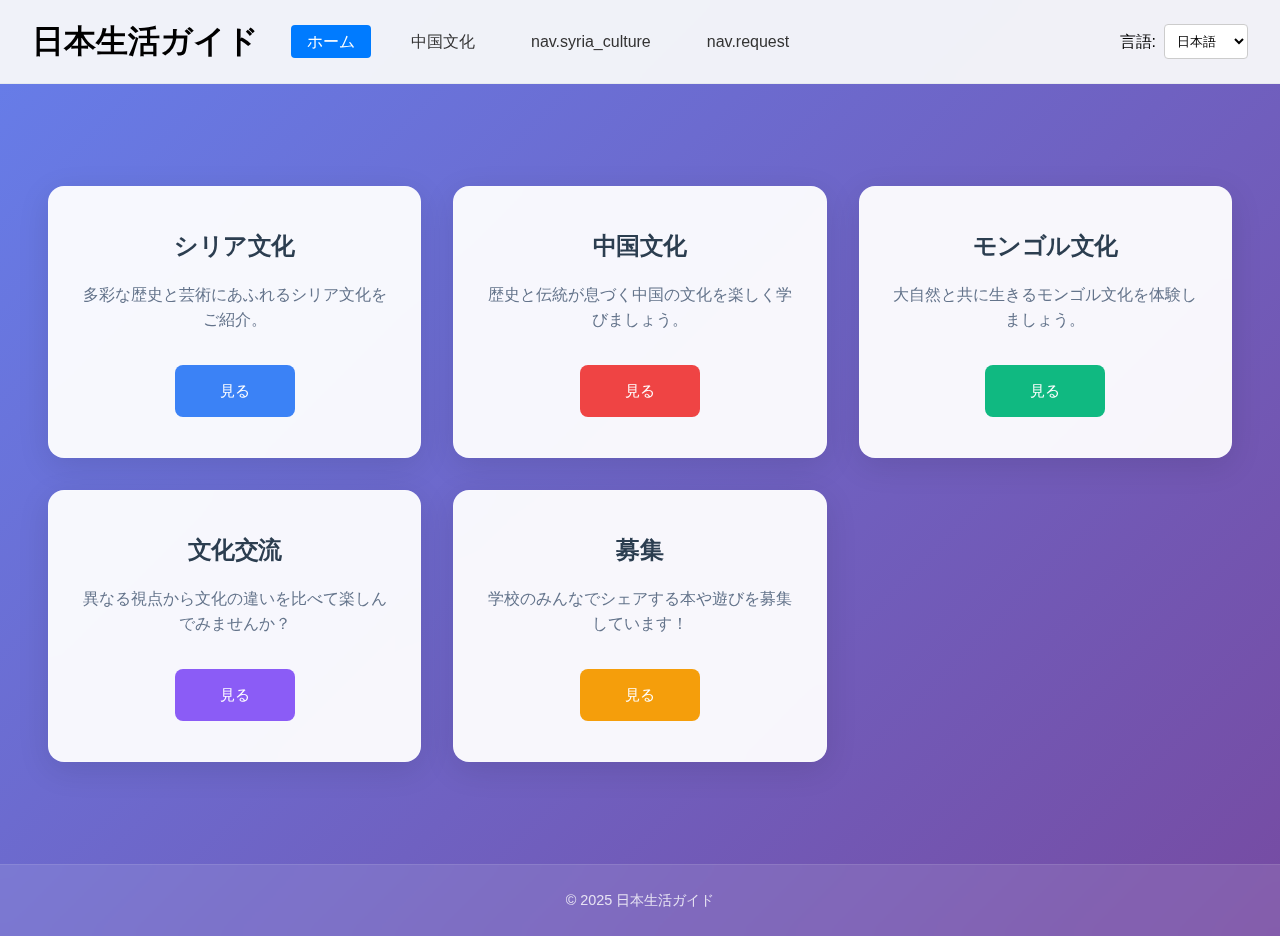
<file: src/index.html>
<!DOCTYPE html>
<html lang="ja">
  <head>
    <meta charset="UTF-8" />
    <meta name="viewport" content="width=device-width, initial-scale=1.0" />
    <title data-i18n="page.title">Japan Life Guide</title>
    <link rel="icon" type="image/x-icon" href="images/favicon.ico" />
    <link rel="stylesheet" href="css/top.css" />
    <link rel="stylesheet" href="css/main.css" />
    <style>
      * {
        margin: 0;
        padding: 0;
        box-sizing: border-box;
      }

      body {
        font-family: -apple-system, BlinkMacSystemFont, 'Segoe UI', Roboto,
          Oxygen, Ubuntu, Cantarell, sans-serif;
        line-height: 1.6;
        background: linear-gradient(135deg, #667eea 0%, #764ba2 100%);
        min-height: 100vh;
        display: flex;
        flex-direction: column;
      }

      main {
        flex: 1;
        display: flex;
        align-items: center;
        justify-content: center;
        padding: 2rem;
        min-height: calc(100vh - 120px);
      }

      .container {
        width: 100%;
        max-width: 1400px;
        display: grid;
        grid-template-columns: repeat(auto-fit, minmax(320px, 1fr));
        gap: 2rem;
        padding: 0 1rem;
      }

      .card {
        background: rgba(255, 255, 255, 0.95);
        border-radius: 16px;
        padding: 2.5rem 2rem;
        text-align: center;
        backdrop-filter: blur(10px);
        border: 1px solid rgba(255, 255, 255, 0.2);
        transition: all 0.3s ease;
        position: relative;
        overflow: hidden;
        box-shadow: 0 8px 32px rgba(0, 0, 0, 0.1);
      }

      .card::before {
        content: '';
        position: absolute;
        top: 0;
        left: 0;
        right: 0;
        height: 4px;
        background: var(--accent-color);
        transform: scaleX(0);
        transition: transform 0.3s ease;
      }

      .card:hover {
        transform: translateY(-8px);
        box-shadow: 0 16px 48px rgba(0, 0, 0, 0.15);
      }

      .card:hover::before {
        transform: scaleX(1);
      }

      .card h2 {
        font-size: 1.5rem;
        font-weight: 600;
        color: #2c3e50;
        margin-bottom: 1rem;
        letter-spacing: -0.5px;
      }

      .card p {
        color: #64748b;
        font-size: 1rem;
        margin-bottom: 2rem;
        line-height: 1.6;
      }

      .card a {
        display: inline-flex;
        align-items: center;
        justify-content: center;
        padding: 0.875rem 2rem;
        background: var(--accent-color);
        color: white;
        text-decoration: none;
        border-radius: 8px;
        font-weight: 500;
        font-size: 0.95rem;
        transition: all 0.3s ease;
        min-width: 120px;
      }

      .card a:hover {
        background: var(--accent-hover);
        transform: translateY(-2px);
        box-shadow: 0 4px 12px rgba(0, 0, 0, 0.15);
      }

      .card.yellow {
        --accent-color: #f59e0b;
        --accent-hover: #d97706;
      }

      .card.red {
        --accent-color: #ef4444;
        --accent-hover: #dc2626;
      }

      .card.blue {
        --accent-color: #3b82f6;
        --accent-hover: #2563eb;
      }

      .card.green {
        --accent-color: #10b981;
        --accent-hover: #059669;
      }

      .card.purple {
        --accent-color: #8b5cf6;
        --accent-hover: #7c3aed;
      }

      footer {
        background: rgba(255, 255, 255, 0.1);
        backdrop-filter: blur(10px);
        text-align: center;
        padding: 1.5rem;
        border-top: 1px solid rgba(255, 255, 255, 0.1);
      }

      footer p {
        color: rgba(255, 255, 255, 0.8);
        font-size: 0.9rem;
      }

      @media (max-width: 768px) {
        .container {
          grid-template-columns: 1fr;
          gap: 1.5rem;
          padding: 0 0.5rem;
        }

        .card {
          padding: 2rem 1.5rem;
        }

        main {
          padding: 1.5rem;
        }
      }
    </style>
  </head>

  <body>
    <header>
      <!-- 导航栏将通过JavaScript动态生成 -->
    </header>
    <main>
      <div class="container">
        <div class="card blue">
          <h2>シリア文化</h2>
          <p>多彩な歴史と芸術にあふれるシリア文化をご紹介。</p>
          <a href="/src/pages/shiria.html">見る</a>
        </div>

        <div class="card red">
          <h2>中国文化</h2>
          <p>歴史と伝統が息づく中国の文化を楽しく学びましょう。</p>
          <a href="/src/pages/chinese-culture.html">見る</a>
        </div>

        <div class="card green">
          <h2>モンゴル文化</h2>
          <p>大自然と共に生きるモンゴル文化を体験しましょう。</p>
          <a href="/src/pages/mongolia.html">見る</a>
        </div>

        <div class="card purple">
          <h2>文化交流</h2>
          <p>異なる視点から文化の違いを比べて楽しんでみませんか？</p>
          <a href="/src/pages/cultural-crossing.html">見る</a>
        </div>

        <div class="card yellow">
          <h2>募集</h2>
          <p>学校のみんなでシェアする本や遊びを募集しています！</p>
          <a href="/src/pages/request.html">見る</a>
        </div>
      </div>
    </main>
    <footer>
      <p data-i18n="footer.copyright">&copy; 2025 日本生活ガイド</p>
    </footer>
    <script src="js/navigation-generator.js"></script>
    <script src="js/navigation-init.js"></script>
    <script src="js/main.js"></script>
  </body>
</html>
</file>
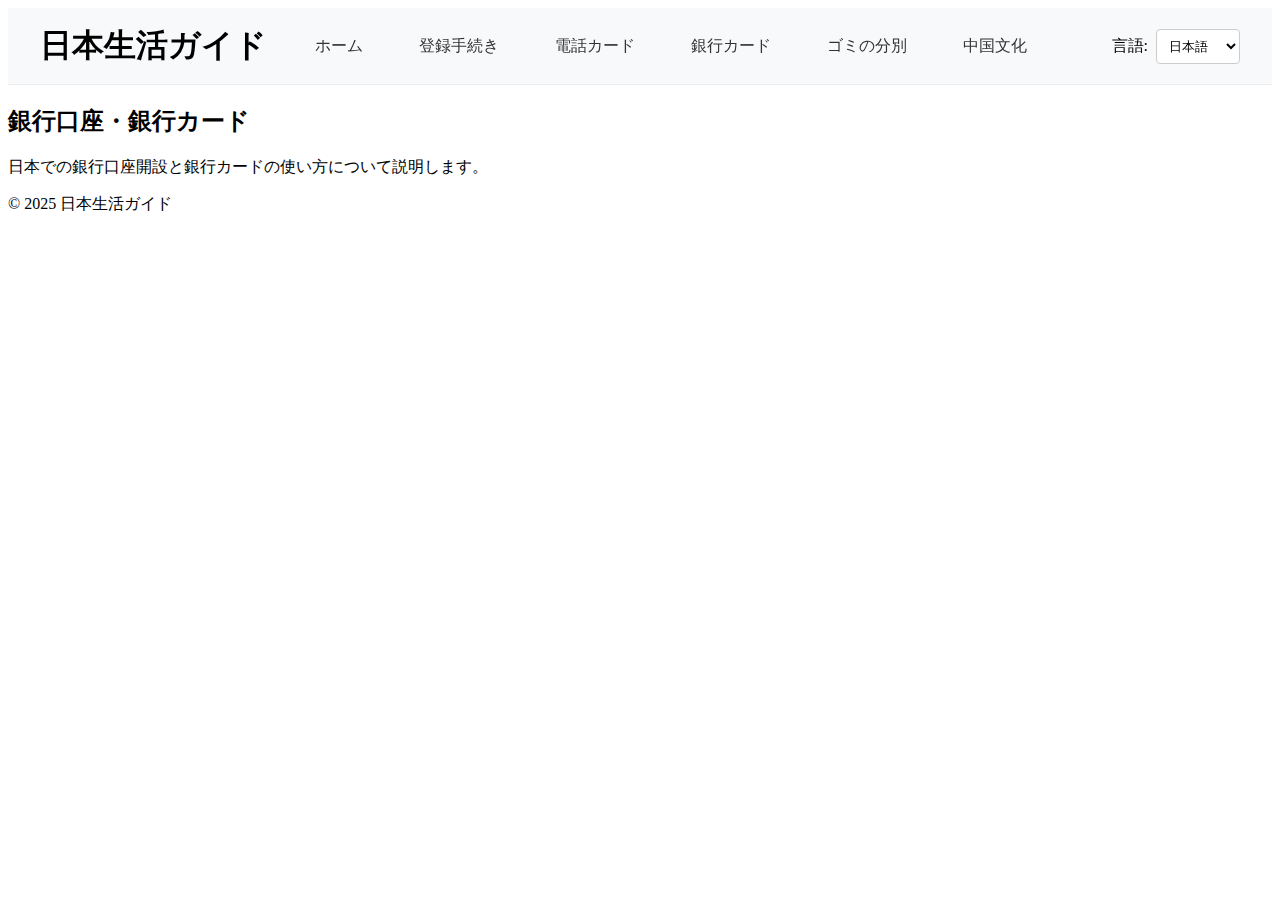
<file: src/pages/bank-card.html>
<!DOCTYPE html>
<html lang="ja">
  <head>
    <meta charset="UTF-8" />
    <meta name="viewport" content="width=device-width, initial-scale=1.0" />
    <title data-i18n="bank.title">銀行カード - Japan Life Guide</title>
    <link rel="icon" type="image/x-icon" href="../images/favicon.ico" />
    <link rel="stylesheet" href="../css/main.css" />
  </head>

  <body>
    <header>
      <div class="header-left">
        <h1 data-i18n="header.title">日本生活ガイド</h1>
        <nav>
          <ul>
            <li><a href="../index.html" data-i18n="nav.home">ホーム</a></li>
            <li>
              <a href="./registration.html" data-i18n="nav.registration">
                登録手続き
              </a>
            </li>
            <li>
              <a href="./phone-card.html" data-i18n="nav.phone">電話カード</a>
            </li>
            <li><a href="#" data-i18n="nav.bank">銀行カード</a></li>
            <li>
              <a href="./waste-sorting.html" data-i18n="nav.waste">
                ゴミの分別
              </a>
            </li>
            <li>
              <a href="./chinese-culture.html" data-i18n="nav.chinese_culture">
                中国文化
              </a>
            </li>
          </ul>
        </nav>
      </div>
      <div class="language-selector">
        <label for="language" data-i18n="language.label">言語:</label>
        <select id="language" name="language">
          <option value="ja" selected>日本語</option>
          <option value="zh">中文</option>
          <option value="en">English</option>
          <option value="mn">Монгол</option>
          <option value="ar">العربية</option>
        </select>
      </div>
    </header>
    <main>
      <section>
        <h2 data-i18n="bank.title">銀行口座・銀行カード</h2>
        <p data-i18n="bank.description">
          日本での銀行口座開設と銀行カードの使い方について説明します。
        </p>
      </section>
    </main>
    <footer>
      <p data-i18n="footer.copyright">&copy; 2025 日本生活ガイド</p>
    </footer>
    <script src="../js/main.js"></script>
  </body>
</html>
</file>
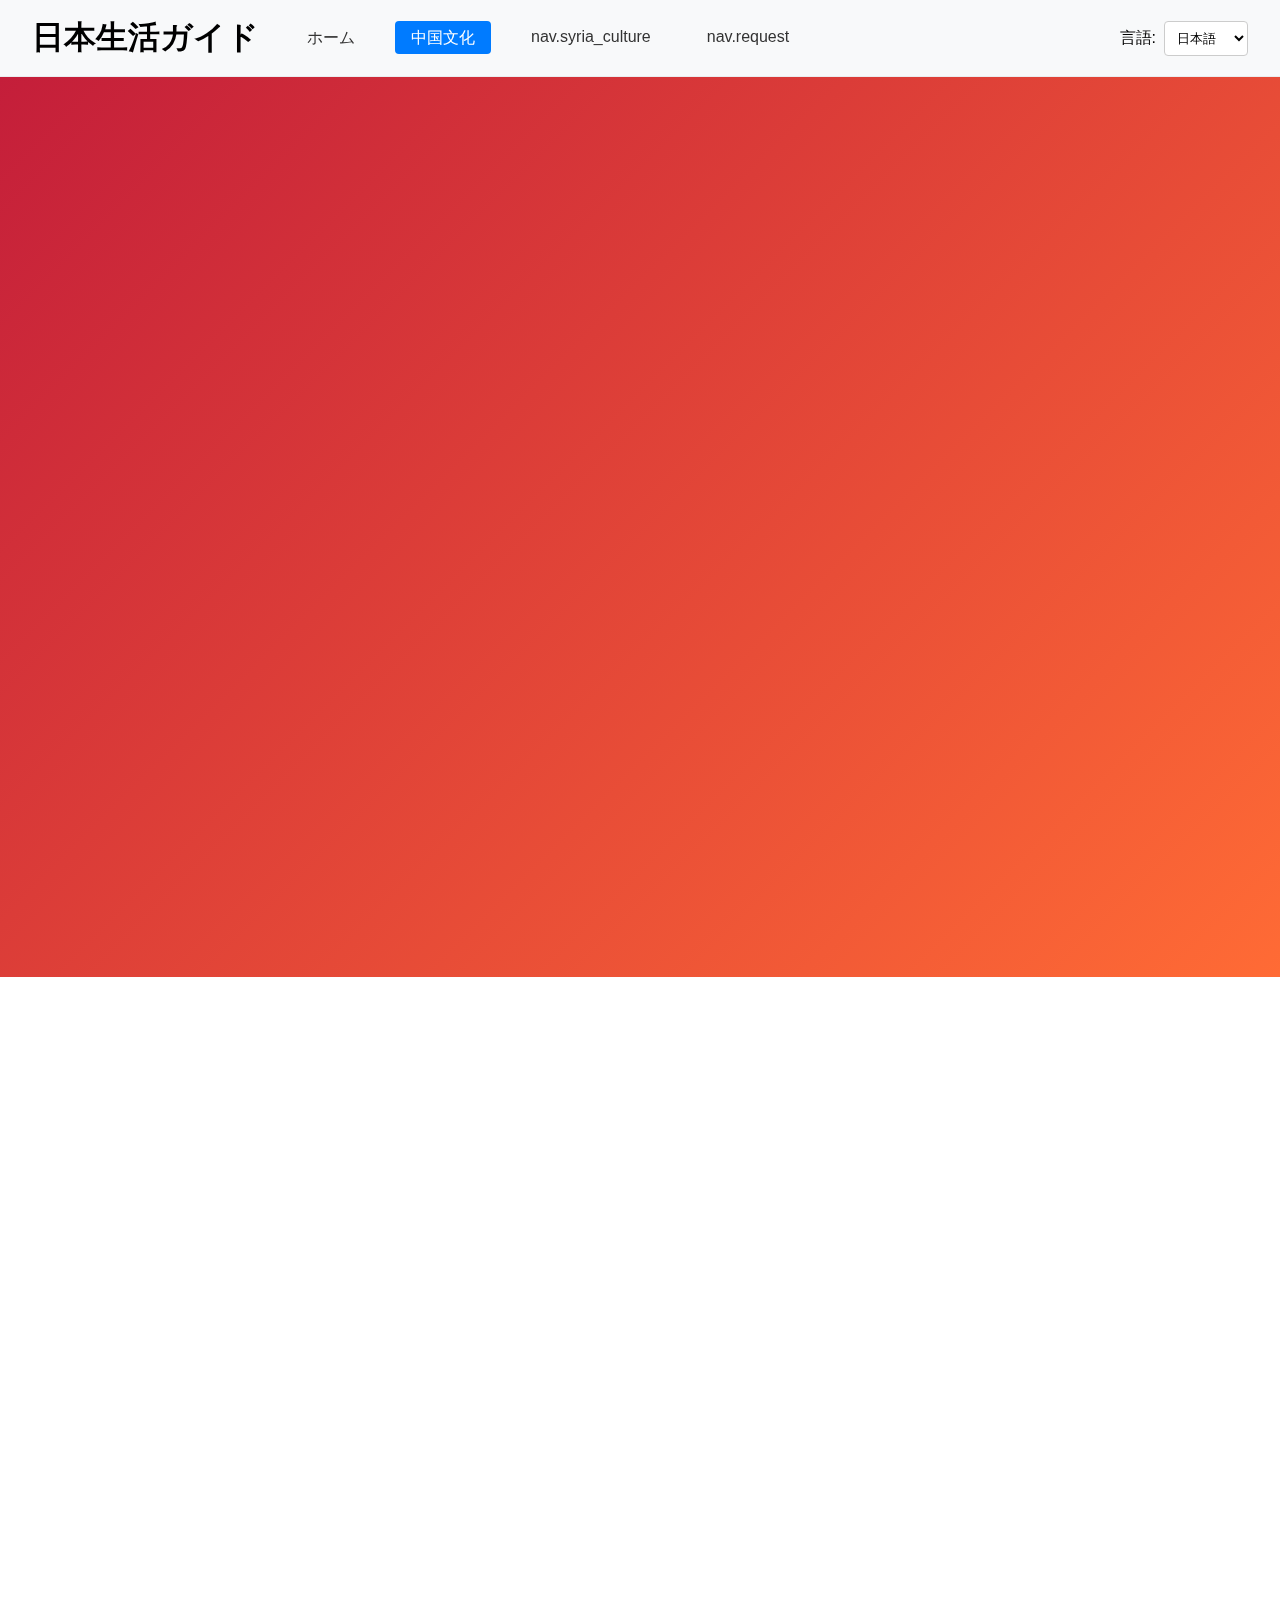
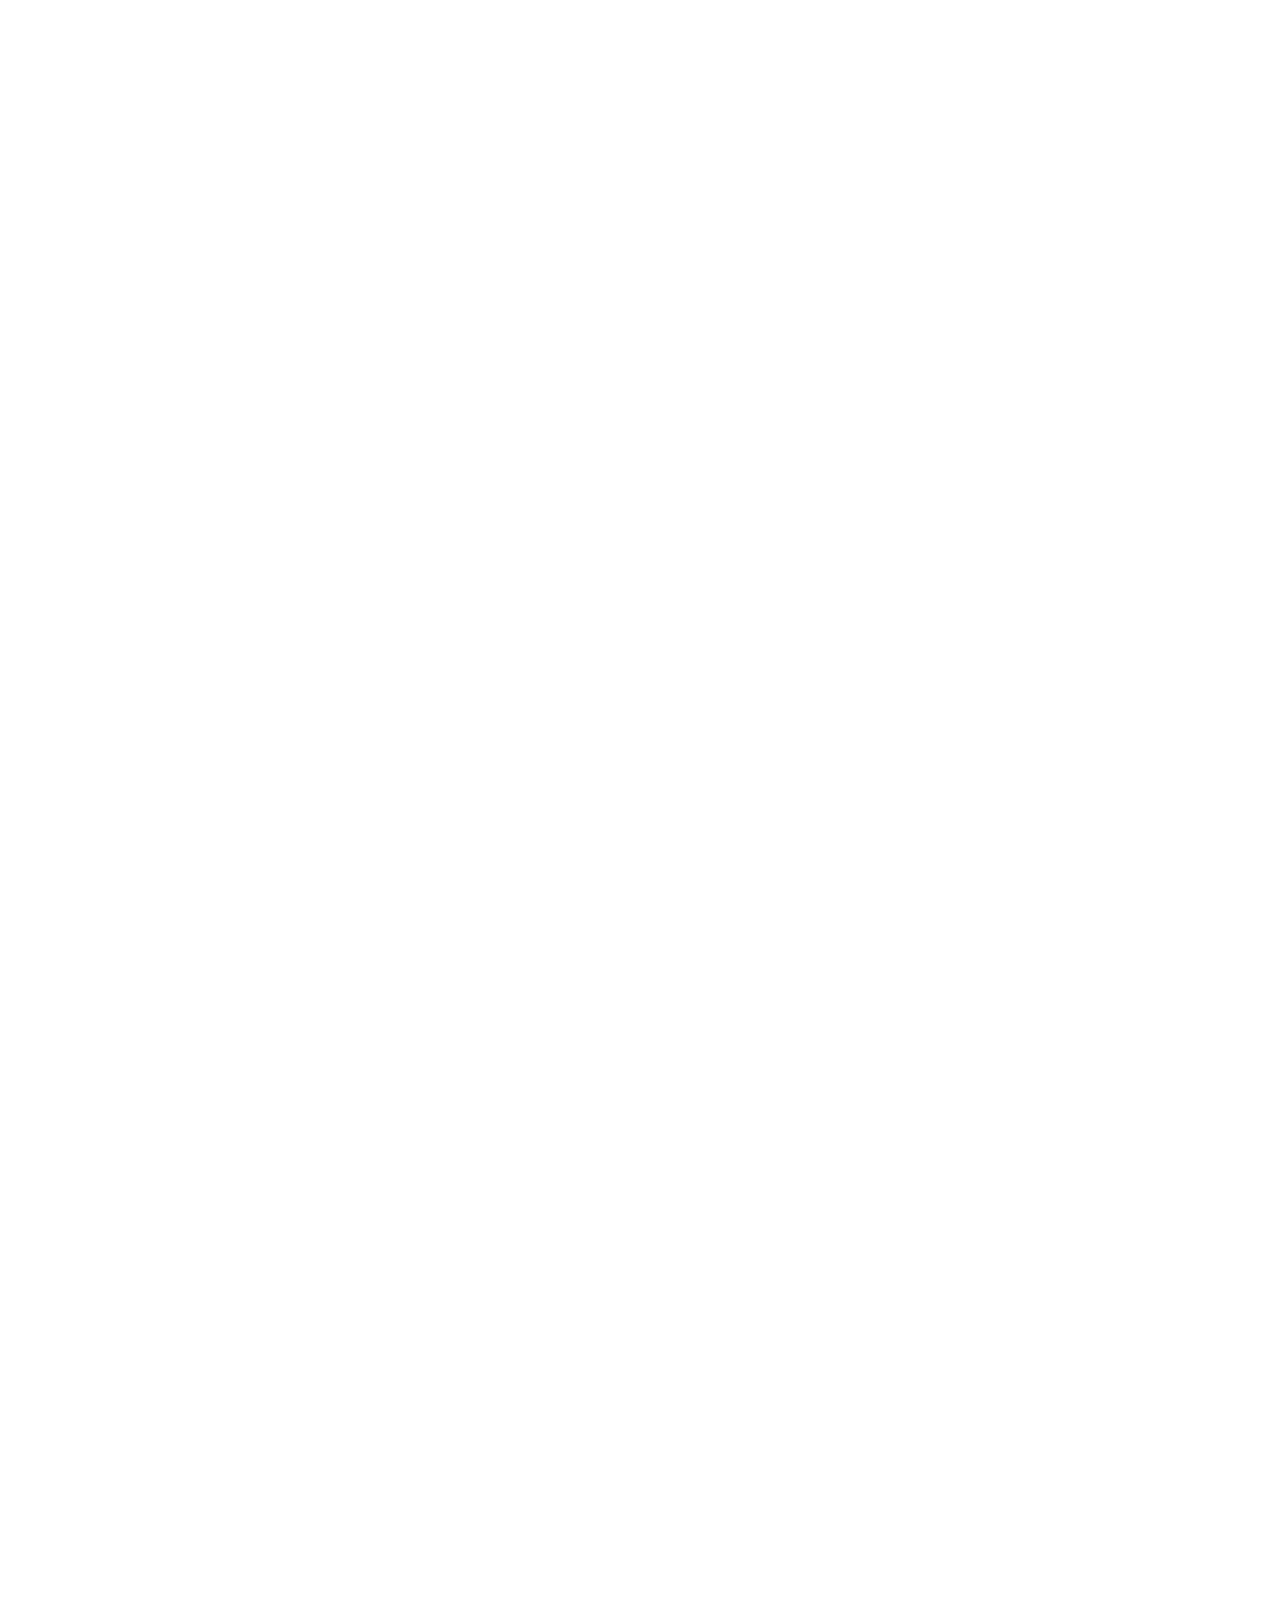
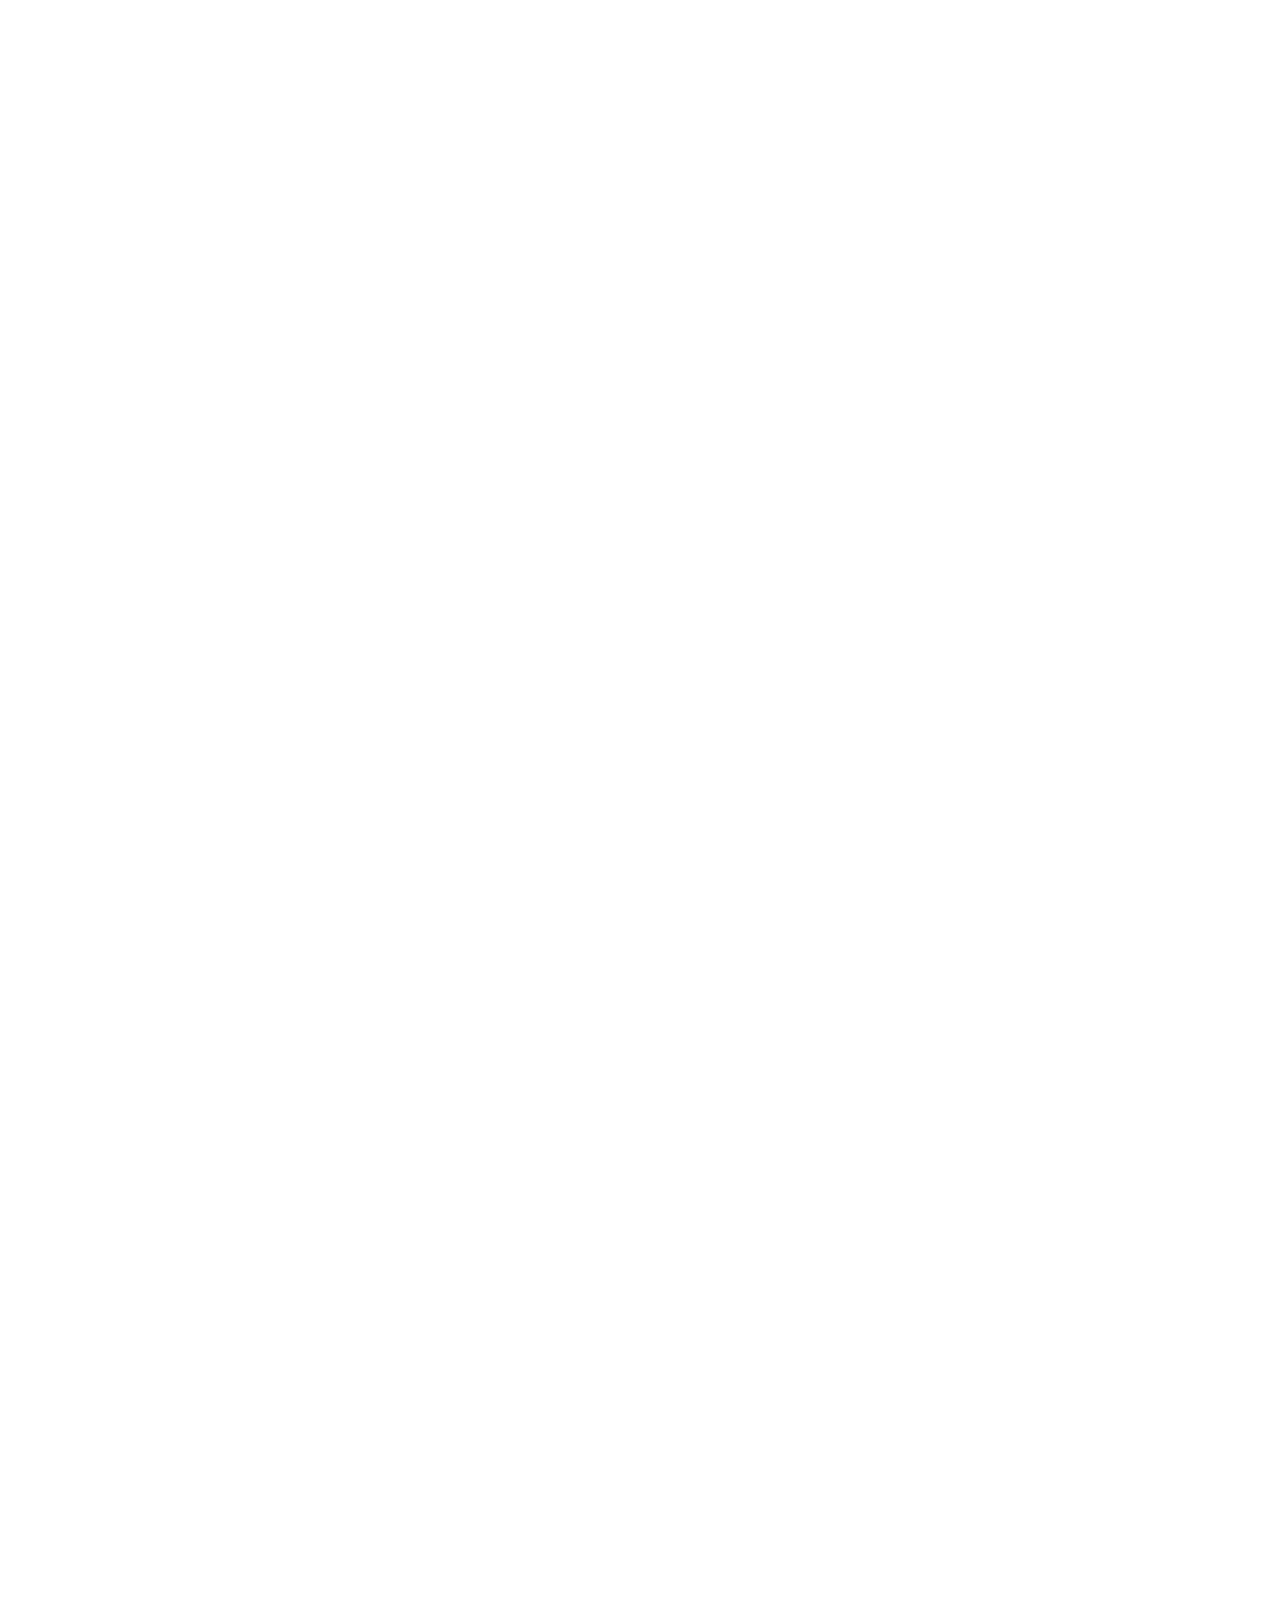
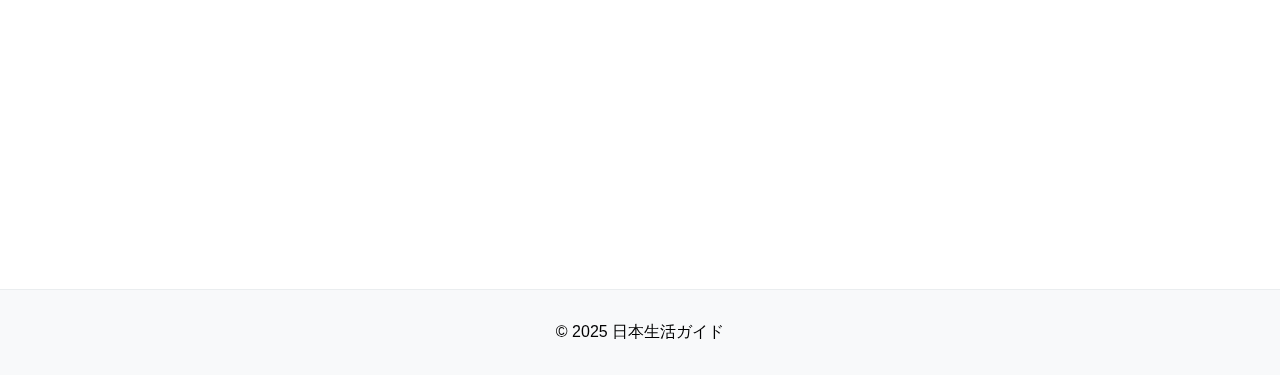
<file: src/pages/chinese-culture.html>
<!DOCTYPE html>
<html lang="ja">
  <head>
    <meta charset="UTF-8" />
    <meta name="viewport" content="width=device-width, initial-scale=1.0" />
    <title data-i18n="chinese_culture.title">中国文化 - Japan Life Guide</title>
    <link rel="icon" type="image/x-icon" href="../images/favicon.ico" />
    <link rel="stylesheet" href="../css/main.css" />
    <link rel="stylesheet" href="../css/top.css" />
    <link rel="stylesheet" href="../css/chinese-culture.css" />
  </head>

  <body>
    <header>
      <!-- 导航栏将通过JavaScript动态生成 -->
    </header>

    <main class="chinese-culture-main">
      <!-- Hero Section -->
      <section class="hero-section">
        <div class="hero-content">
          <h1 data-i18n="chinese_culture.title"></h1>
          <p data-i18n="chinese_culture.description"></p>
        </div>
        <div class="scroll-indicator">
          <span data-i18n="chinese_culture.scroll_indicator"></span>
        </div>
      </section>

      <!-- Language Section -->
      <section class="culture-section language-section" id="language">
        <div class="section-content">
          <div class="section-text">
            <h2 data-i18n="chinese_culture.language.title"></h2>
            <p data-i18n="chinese_culture.language.description"></p>
            <div class="feature-highlights">
              <div class="highlight-item">
                <h3 data-i18n="chinese_culture.language.hanzi.title"></h3>
                <p data-i18n="chinese_culture.language.hanzi.description"></p>
              </div>
              <div class="highlight-item">
                <h3 data-i18n="chinese_culture.language.dialects.title"></h3>
                <p
                  data-i18n="chinese_culture.language.dialects.description"
                ></p>
              </div>
              <div class="highlight-item">
                <h3 data-i18n="chinese_culture.language.calligraphy.title"></h3>
                <p
                  data-i18n="chinese_culture.language.calligraphy.description"
                ></p>
              </div>
            </div>
          </div>
          <div class="section-visual">
            <div class="visual-placeholder language-visual"></div>
          </div>
        </div>
      </section>

      <!-- Food Section -->
      <section class="culture-section food-section" id="food">
        <div class="section-content">
          <div class="section-visual">
            <div class="visual-placeholder food-visual">
              <div class="food-grid"></div>
            </div>
          </div>
          <div class="section-text">
            <h2 data-i18n="chinese_culture.food.title"></h2>
            <p data-i18n="chinese_culture.food.description"></p>
            <div class="feature-highlights">
              <div class="highlight-item">
                <h3 data-i18n="chinese_culture.food.cuisines.title"></h3>
                <p data-i18n="chinese_culture.food.cuisines.description"></p>
              </div>
              <div class="highlight-item">
                <h3 data-i18n="chinese_culture.food.tea.title"></h3>
                <p data-i18n="chinese_culture.food.tea.description"></p>
              </div>
              <div class="highlight-item">
                <h3 data-i18n="chinese_culture.food.festival.title"></h3>
                <p data-i18n="chinese_culture.food.festival.description"></p>
              </div>
            </div>
          </div>
        </div>
      </section>

      <!-- Architecture Section -->
      <section class="culture-section architecture-section" id="architecture">
        <div class="section-content">
          <div class="section-text">
            <h2 data-i18n="chinese_culture.architecture.title"></h2>
            <p data-i18n="chinese_culture.architecture.description"></p>
            <div class="feature-highlights">
              <div class="highlight-item">
                <h3 data-i18n="chinese_culture.architecture.ancient.title"></h3>
                <p
                  data-i18n="chinese_culture.architecture.ancient.description"
                ></p>
              </div>
              <div class="highlight-item">
                <h3 data-i18n="chinese_culture.architecture.dougong.title"></h3>
                <p
                  data-i18n="chinese_culture.architecture.dougong.description"
                ></p>
              </div>
              <div class="highlight-item">
                <h3
                  data-i18n="chinese_culture.architecture.fengshui.title"
                ></h3>
                <p
                  data-i18n="chinese_culture.architecture.fengshui.description"
                ></p>
              </div>
            </div>
          </div>
          <div class="section-visual">
            <div class="visual-placeholder architecture-visual"></div>
          </div>
        </div>
      </section>

      <!-- Nature Section -->
      <section class="culture-section nature-section" id="nature">
        <div class="section-content">
          <div class="section-visual">
            <div class="visual-placeholder nature-visual"></div>
          </div>
          <div class="section-text">
            <h2 data-i18n="chinese_culture.nature.title"></h2>
            <p data-i18n="chinese_culture.nature.description"></p>
            <div class="feature-highlights">
              <div class="highlight-item">
                <h3 data-i18n="chinese_culture.nature.mountains.title"></h3>
                <p data-i18n="chinese_culture.nature.mountains.description"></p>
              </div>
              <div class="highlight-item">
                <h3 data-i18n="chinese_culture.nature.gardens.title"></h3>
                <p data-i18n="chinese_culture.nature.gardens.description"></p>
              </div>
              <div class="highlight-item">
                <h3 data-i18n="chinese_culture.nature.painting.title"></h3>
                <p data-i18n="chinese_culture.nature.painting.description"></p>
              </div>
            </div>
          </div>
        </div>
      </section>
    </main>

    <footer>
      <p data-i18n="footer.copyright"></p>
    </footer>
    <script src="../js/navigation-generator.js"></script>
    <script src="../js/navigation-init.js"></script>
    <script src="../js/main.js"></script>
    <script src="../js/chinese-culture.js"></script>
  </body>
</html>
</file>
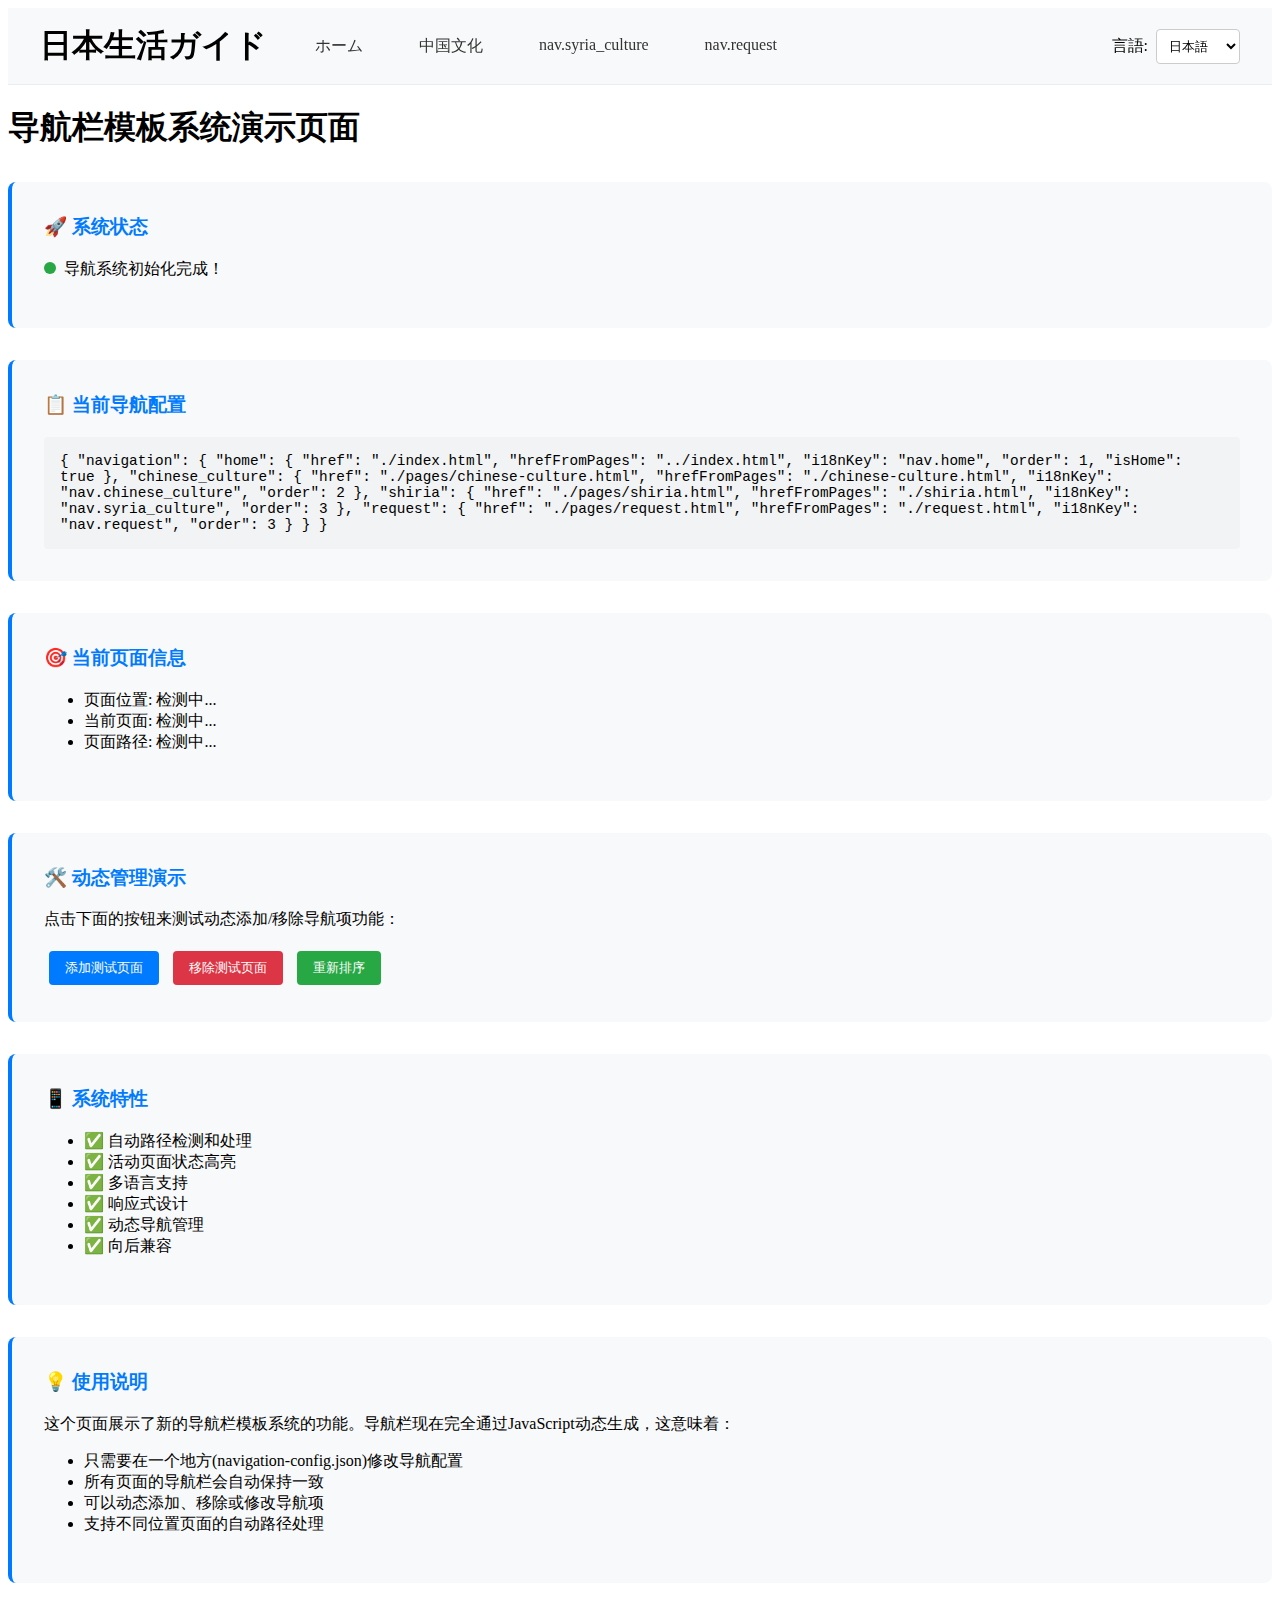
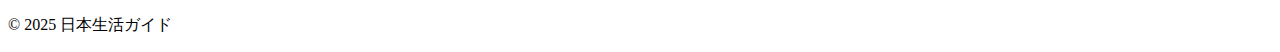
<file: src/pages/navigation-demo.html>
<!DOCTYPE html>
<html lang="ja">
  <head>
    <meta charset="UTF-8" />
    <meta name="viewport" content="width=device-width, initial-scale=1.0" />
    <title>Navigation System Demo - Japan Life Guide</title>
    <link rel="icon" type="image/x-icon" href="../images/favicon.ico" />
    <link rel="stylesheet" href="../css/main.css" />
    <style>
      .demo-section {
        background: #f8f9fa;
        padding: 2rem;
        margin: 2rem 0;
        border-radius: 8px;
        border-left: 4px solid #007bff;
      }
      .demo-section h3 {
        color: #007bff;
        margin-top: 0;
      }
      .code-block {
        background: #f1f3f4;
        padding: 1rem;
        border-radius: 4px;
        font-family: 'Courier New', monospace;
        font-size: 0.9rem;
        overflow-x: auto;
      }
      .success {
        color: #28a745;
        font-weight: bold;
      }
      .status-indicator {
        display: inline-block;
        width: 12px;
        height: 12px;
        border-radius: 50%;
        margin-right: 8px;
      }
      .status-success {
        background-color: #28a745;
      }
      .status-loading {
        background-color: #ffc107;
      }
      .status-error {
        background-color: #dc3545;
      }
    </style>
  </head>
  <body>
    <header>
      <!-- 导航栏将通过JavaScript动态生成 -->
    </header>

    <main>
      <h1>导航栏模板系统演示页面</h1>

      <div class="demo-section">
        <h3>🚀 系统状态</h3>
        <p id="system-status">
          <span class="status-indicator status-loading"></span>
          正在初始化导航系统...
        </p>
      </div>

      <div class="demo-section">
        <h3>📋 当前导航配置</h3>
        <div id="nav-config" class="code-block">加载中...</div>
      </div>

      <div class="demo-section">
        <h3>🎯 当前页面信息</h3>
        <ul id="page-info">
          <li>页面位置: <span id="page-location">检测中...</span></li>
          <li>当前页面: <span id="current-page">检测中...</span></li>
          <li>页面路径: <span id="page-path">检测中...</span></li>
        </ul>
      </div>

      <div class="demo-section">
        <h3>🛠️ 动态管理演示</h3>
        <p>点击下面的按钮来测试动态添加/移除导航项功能：</p>
        <button
          onclick="addTestNavItem()"
          style="
            margin: 5px;
            padding: 8px 16px;
            background: #007bff;
            color: white;
            border: none;
            border-radius: 4px;
            cursor: pointer;
          "
        >
          添加测试页面
        </button>
        <button
          onclick="removeTestNavItem()"
          style="
            margin: 5px;
            padding: 8px 16px;
            background: #dc3545;
            color: white;
            border: none;
            border-radius: 4px;
            cursor: pointer;
          "
        >
          移除测试页面
        </button>
        <button
          onclick="updateNavOrder()"
          style="
            margin: 5px;
            padding: 8px 16px;
            background: #28a745;
            color: white;
            border: none;
            border-radius: 4px;
            cursor: pointer;
          "
        >
          重新排序
        </button>
      </div>

      <div class="demo-section">
        <h3>📱 系统特性</h3>
        <ul>
          <li>✅ 自动路径检测和处理</li>
          <li>✅ 活动页面状态高亮</li>
          <li>✅ 多语言支持</li>
          <li>✅ 响应式设计</li>
          <li>✅ 动态导航管理</li>
          <li>✅ 向后兼容</li>
        </ul>
      </div>

      <div class="demo-section">
        <h3>💡 使用说明</h3>
        <p>
          这个页面展示了新的导航栏模板系统的功能。导航栏现在完全通过JavaScript动态生成，这意味着：
        </p>
        <ul>
          <li>只需要在一个地方(navigation-config.json)修改导航配置</li>
          <li>所有页面的导航栏会自动保持一致</li>
          <li>可以动态添加、移除或修改导航项</li>
          <li>支持不同位置页面的自动路径处理</li>
        </ul>
      </div>
    </main>

    <footer>
      <p data-i18n="footer.copyright">&copy; 2025 日本生活ガイド</p>
    </footer>

    <script src="../js/navigation-generator.js"></script>
    <script src="../js/navigation-init.js"></script>
    <script src="../js/main.js"></script>

    <script>
      // 演示页面特有的脚本
      let testNavAdded = false;

      // 监听导航生成完成事件
      document.addEventListener('navigationGenerated', function (event) {
        updateSystemStatus('success', '导航系统初始化完成！');
        displayNavigationConfig(event.detail.navigationConfig);
        displayPageInfo();
      });

      function updateSystemStatus(status, message) {
        const statusElement = document.getElementById('system-status');
        const indicator = statusElement.querySelector('.status-indicator');

        indicator.className = `status-indicator status-${status}`;
        statusElement.innerHTML = indicator.outerHTML + message;
      }

      function displayNavigationConfig(config) {
        const configElement = document.getElementById('nav-config');
        configElement.textContent = JSON.stringify(config, null, 2);
      }

      function displayPageInfo() {
        const generator = window.navigationManager?.generator;
        if (generator) {
          document.getElementById('page-location').textContent =
            generator.isInPagesFolder ? 'pages目录' : '根目录';
          document.getElementById('current-page').textContent =
            generator.currentPage;
          document.getElementById('page-path').textContent =
            window.location.pathname;
        }
      }

      function addTestNavItem() {
        if (!testNavAdded) {
          window.navigationManager.addItem('demo', {
            href: './pages/demo.html',
            hrefFromPages: './demo.html',
            i18nKey: 'nav.demo',
            order: 7
          });
          testNavAdded = true;
          alert('测试导航项已添加！');
        } else {
          alert('测试导航项已存在！');
        }
      }

      function removeTestNavItem() {
        if (testNavAdded) {
          window.navigationManager.removeItem('demo');
          testNavAdded = false;
          alert('测试导航项已移除！');
        } else {
          alert('测试导航项不存在！');
        }
      }

      function updateNavOrder() {
        // 更新中国文化页面的顺序
        window.navigationManager.updateItem('chinese_culture', { order: 3 });
        alert('导航顺序已更新！中国文化页面移动到第3位。');
      }

      // 错误处理
      window.addEventListener('error', function (event) {
        updateSystemStatus('error', '系统出现错误: ' + event.message);
      });

      // 检查是否有必要的脚本加载失败
      setTimeout(() => {
        if (!window.NavigationGenerator) {
          updateSystemStatus('error', '导航生成器未能加载！');
        }
      }, 3000);
    </script>
  </body>
</html>
</file>
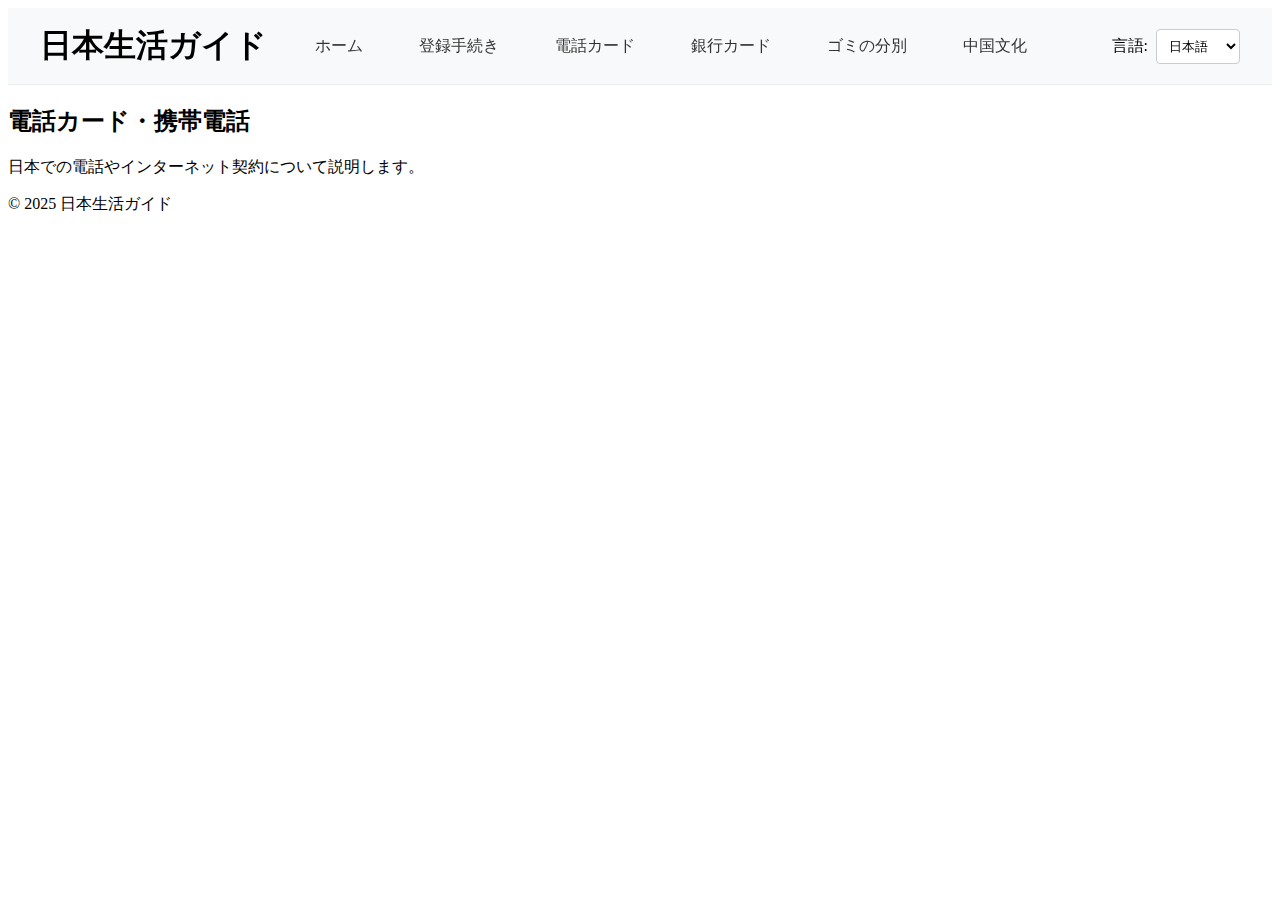
<file: src/pages/phone-card.html>
<!DOCTYPE html>
<html lang="ja">
  <head>
    <meta charset="UTF-8" />
    <meta name="viewport" content="width=device-width, initial-scale=1.0" />
    <title data-i18n="phone.title">電話カード - Japan Life Guide</title>
    <link rel="icon" type="image/x-icon" href="../images/favicon.ico" />
    <link rel="stylesheet" href="../css/main.css" />
  </head>

  <body>
    <header>
      <div class="header-left">
        <h1 data-i18n="header.title">日本生活ガイド</h1>
        <nav>
          <ul>
            <li><a href="../index.html" data-i18n="nav.home">ホーム</a></li>
            <li>
              <a href="./registration.html" data-i18n="nav.registration">
                登録手続き
              </a>
            </li>
            <li><a href="#" data-i18n="nav.phone">電話カード</a></li>
            <li>
              <a href="./bank-card.html" data-i18n="nav.bank">銀行カード</a>
            </li>
            <li>
              <a href="./waste-sorting.html" data-i18n="nav.waste">
                ゴミの分別
              </a>
            </li>
            <li>
              <a href="./chinese-culture.html" data-i18n="nav.chinese_culture">
                中国文化
              </a>
            </li>
          </ul>
        </nav>
      </div>
      <div class="language-selector">
        <label for="language" data-i18n="language.label">言語:</label>
        <select id="language" name="language">
          <option value="ja" selected>日本語</option>
          <option value="zh">中文</option>
          <option value="en">English</option>
          <option value="mn">Монгол</option>
          <option value="ar">العربية</option>
        </select>
      </div>
    </header>
    <main>
      <section>
        <h2 data-i18n="phone.title">電話カード・携帯電話</h2>
        <p data-i18n="phone.description">
          日本での電話やインターネット契約について説明します。
        </p>
      </section>
    </main>
    <footer>
      <p data-i18n="footer.copyright">&copy; 2025 日本生活ガイド</p>
    </footer>
    <script src="../js/main.js"></script>
  </body>
</html>
</file>
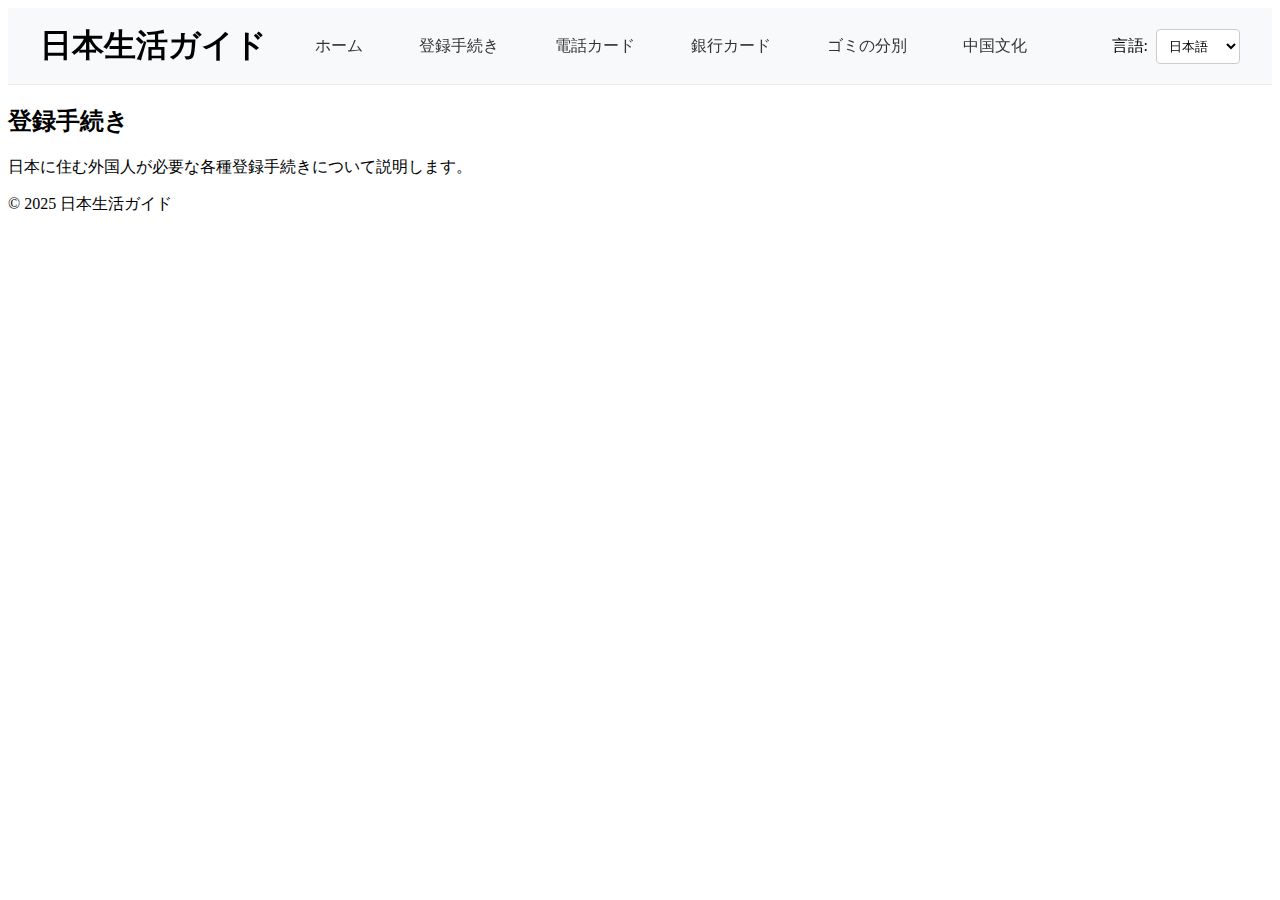
<file: src/pages/registration.html>
<!DOCTYPE html>
<html lang="ja">
  <head>
    <meta charset="UTF-8" />
    <meta name="viewport" content="width=device-width, initial-scale=1.0" />
    <title data-i18n="registration.title">登録手続き - Japan Life Guide</title>
    <link rel="icon" type="image/x-icon" href="../images/favicon.ico" />
    <link rel="stylesheet" href="../css/main.css" />
  </head>

  <body>
    <header>
      <div class="header-left">
        <h1 data-i18n="header.title">日本生活ガイド</h1>
        <nav>
          <ul>
            <li><a href="../index.html" data-i18n="nav.home">ホーム</a></li>
            <li><a href="#" data-i18n="nav.registration">登録手続き</a></li>
            <li>
              <a href="./phone-card.html" data-i18n="nav.phone">電話カード</a>
            </li>
            <li>
              <a href="./bank-card.html" data-i18n="nav.bank">銀行カード</a>
            </li>
            <li>
              <a href="./waste-sorting.html" data-i18n="nav.waste">
                ゴミの分別
              </a>
            </li>
            <li>
              <a href="./chinese-culture.html" data-i18n="nav.chinese_culture">
                中国文化
              </a>
            </li>
          </ul>
        </nav>
      </div>
      <div class="language-selector">
        <label for="language" data-i18n="language.label">言語:</label>
        <select id="language" name="language">
          <option value="ja" selected>日本語</option>
          <option value="zh">中文</option>
          <option value="en">English</option>
          <option value="mn">Монгол</option>
          <option value="ar">العربية</option>
        </select>
      </div>
    </header>
    <main>
      <section>
        <h2 data-i18n="registration.title">登録手続き</h2>
        <p data-i18n="registration.description">
          日本に住む外国人が必要な各種登録手続きについて説明します。
        </p>
      </section>
    </main>
    <footer>
      <p data-i18n="footer.copyright">&copy; 2025 日本生活ガイド</p>
    </footer>
    <script src="../js/main.js"></script>
  </body>
</html>
</file>
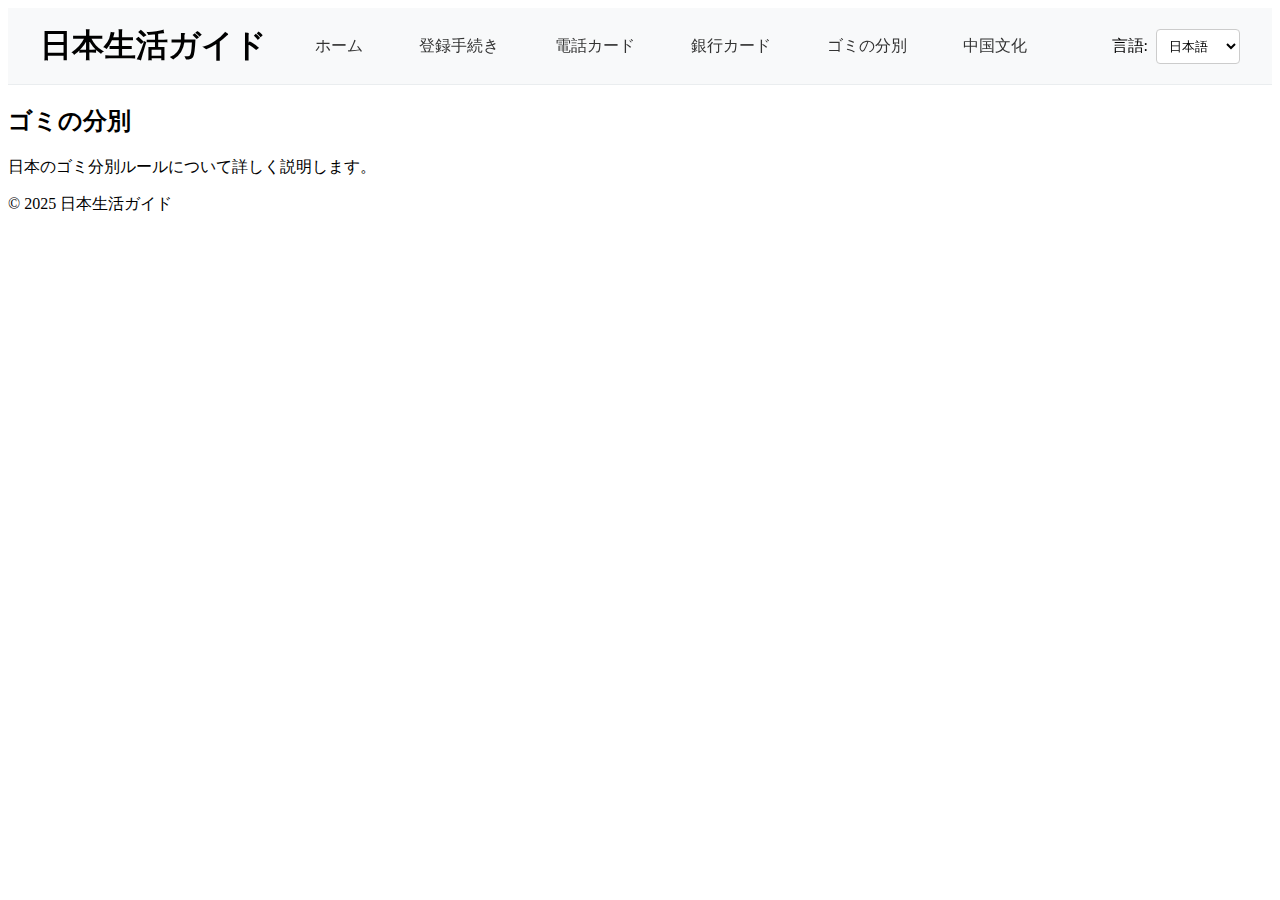
<file: src/pages/waste-sorting.html>
<!DOCTYPE html>
<html lang="ja">
  <head>
    <meta charset="UTF-8" />
    <meta name="viewport" content="width=device-width, initial-scale=1.0" />
    <title data-i18n="waste.title">ゴミの分別 - Japan Life Guide</title>
    <link rel="icon" type="image/x-icon" href="../images/favicon.ico" />
    <link rel="stylesheet" href="../css/main.css" />
  </head>

  <body>
    <header>
      <div class="header-left">
        <h1 data-i18n="header.title">日本生活ガイド</h1>
        <nav>
          <ul>
            <li><a href="../index.html" data-i18n="nav.home">ホーム</a></li>
            <li>
              <a href="./registration.html" data-i18n="nav.registration">
                登録手続き
              </a>
            </li>
            <li>
              <a href="./phone-card.html" data-i18n="nav.phone">電話カード</a>
            </li>
            <li>
              <a href="./bank-card.html" data-i18n="nav.bank">銀行カード</a>
            </li>
            <li><a href="#" data-i18n="nav.waste">ゴミの分別</a></li>
            <li>
              <a href="./chinese-culture.html" data-i18n="nav.chinese_culture">
                中国文化
              </a>
            </li>
          </ul>
        </nav>
      </div>
      <div class="language-selector">
        <label for="language" data-i18n="language.label">言語:</label>
        <select id="language" name="language">
          <option value="ja" selected>日本語</option>
          <option value="zh">中文</option>
          <option value="en">English</option>
          <option value="mn">Монгол</option>
          <option value="ar">العربية</option>
        </select>
      </div>
    </header>
    <main>
      <section>
        <h2 data-i18n="waste.title">ゴミの分別</h2>
        <p data-i18n="waste.description">
          日本のゴミ分別ルールについて詳しく説明します。
        </p>
      </section>
    </main>
    <footer>
      <p data-i18n="footer.copyright">&copy; 2025 日本生活ガイド</p>
    </footer>
    <script src="../js/main.js"></script>
  </body>
</html>
</file>
<file: src/css/top.css>
/* 共通スタイル */
body {
  margin: 0;
  min-height: 100vh;
  display: flex;
  flex-direction: column;
  font-family: Arial, sans-serif;
}

/* メインコンテンツスタイル */
main {
  flex: 1;
  padding: 2rem;
}

/* フッタースタイル */
footer {
  background-color: rgba(248, 249, 250, 0.95);
  backdrop-filter: blur(10px);
  border-top: 1px solid rgba(222, 226, 230, 0.5);
  padding: 1rem 2rem;
  text-align: center;
  margin-top: auto;
}
</file>
<file: src/css/main.css>
/* ヘッダースタイル */
header {
  display: flex;
  justify-content: space-between;
  align-items: center;
  padding: 1rem 2rem;
  background-color: rgba(248, 249, 250, 0.95);
  backdrop-filter: blur(10px);
  border-bottom: 1px solid rgba(222, 226, 230, 0.5);
  flex-wrap: wrap;
  gap: 1rem;
}

.header-left {
  display: flex;
  align-items: center;
  gap: 2rem;
  flex-wrap: wrap;
}

header h1 {
  margin: 0;
}

/* ナビゲーションスタイル */
nav ul {
  display: flex;
  list-style: none;
  margin: 0;
  padding: 0;
  gap: 1.5rem;
  flex-wrap: wrap;
}

nav a {
  text-decoration: none;
  color: #333;
  padding: 0.5rem 1rem;
  border-radius: 4px;
  transition: background-color 0.2s;
}

nav a:hover {
  background-color: #e9ecef;
}

/* 活动导航项样式 */
nav li.active a {
  background-color: #007bff;
  color: white;
}

nav li.active a:hover {
  background-color: #0056b3;
}

/* 言語選択スタイル */
.language-selector {
  display: flex;
  align-items: center;
  gap: 0.5rem;
}

.language-selector select {
  padding: 0.5rem;
  border: 1px solid #ccc;
  border-radius: 4px;
  background-color: white;
}
</file>
<file: src/css/chinese-culture.css>
/* Chinese Culture Page Specific Styles */

/* Smooth scrolling for the entire page */
html {
  scroll-behavior: smooth;
}

/* Main container styling */
.chinese-culture-main {
  padding: 0;
  margin: 0;
}

/* Hero Section */
.hero-section {
  height: 100vh;
  display: flex;
  flex-direction: column;
  justify-content: center;
  align-items: center;
  background: linear-gradient(135deg, #c41e3a 0%, #ff6b35 100%);
  color: white;
  text-align: center;
  position: relative;
}

.hero-content h1 {
  font-size: 4rem;
  margin-bottom: 1rem;
  opacity: 0;
  transform: translateY(30px);
  animation: fadeInUp 1s ease-out 0.5s forwards;
}

.hero-content p {
  font-size: 1.5rem;
  max-width: 600px;
  opacity: 0;
  transform: translateY(30px);
  animation: fadeInUp 1s ease-out 1s forwards;
}

.scroll-indicator {
  position: absolute;
  bottom: 2rem;
  font-size: 2rem;
  animation: bounce 2s infinite;
  opacity: 0;
  animation: fadeInUp 1s ease-out 1.5s forwards, bounce 2s infinite 2.5s;
}

/* Culture Sections */
.culture-section {
  min-height: 100vh;
  padding: 4rem 2rem;
  display: flex;
  align-items: center;
  opacity: 0;
  transform: translateY(50px);
  transition: all 0.8s ease-out;
}

.culture-section.visible {
  opacity: 1;
  transform: translateY(0);
}

.section-content {
  max-width: 1200px;
  margin: 0 auto;
  display: grid;
  grid-template-columns: 1fr 1fr;
  gap: 4rem;
  align-items: center;
}

.section-text h2 {
  font-size: 3rem;
  margin-bottom: 1.5rem;
  color: #333;
}

.section-text p {
  font-size: 1.2rem;
  line-height: 1.6;
  margin-bottom: 2rem;
  color: #555;
}

/* Feature Highlights */
.feature-highlights {
  display: grid;
  gap: 1.5rem;
}

.highlight-item {
  padding: 1.5rem;
  background: rgba(255, 255, 255, 0.9);
  border-radius: 12px;
  box-shadow: 0 4px 15px rgba(0, 0, 0, 0.1);
  transition: transform 0.3s ease, box-shadow 0.3s ease;
}

.highlight-item:hover {
  transform: translateY(-5px);
  box-shadow: 0 8px 25px rgba(0, 0, 0, 0.15);
}

.highlight-item h3 {
  font-size: 1.3rem;
  margin-bottom: 0.5rem;
  color: #c41e3a;
}

.highlight-item p {
  font-size: 1rem;
  margin: 0;
  color: #666;
}

/* Visual Placeholders - Updated for image accommodation */
.visual-placeholder {
  height: 450px; /* Increased height for better image space */
  border-radius: 20px;
  display: flex;
  align-items: center;
  justify-content: center;
  font-size: 4rem;
  color: white;
  position: relative;
  overflow: hidden;
  /* Prepare for background images */
  background-size: cover;
  background-position: center;
  background-repeat: no-repeat;
}

/* Image overlay for future image implementation */
.visual-placeholder::before {
  content: '';
  position: absolute;
  top: 0;
  left: 0;
  right: 0;
  bottom: 0;
  background: rgba(0, 0, 0, 0.1); /* Subtle overlay for text readability */
  z-index: 1;
}

/* Ensure visual content appears above overlay */
.visual-placeholder > * {
  position: relative;
  z-index: 2;
}

/* Language Section Specific */
.language-section {
  background: linear-gradient(45deg, #f8f9fa, #e9ecef);
}

.language-visual {
  background-image: url('../images/language.jpg');
  background-size: cover;
  background-position: center;
  min-height: 450px;
}

/* Food Section Specific */
.food-section {
  background: linear-gradient(45deg, #fff3e0, #ffe0b2);
}

.food-visual {
  background-image: url('../images/food.jpg');
  background-size: cover;
  background-position: center;
  min-height: 450px;
}

.food-grid {
  display: flex; /* Change to flexbox */
  justify-content: center; /* Center horizontally */
  align-items: center; /* Center vertically */
  padding: 2rem;
  width: 100%;
  max-width: 400px;
  margin: 0 auto;
}



/* Architecture Section Specific */
.architecture-section {
  background: linear-gradient(45deg, #f3e5f5, #e1bee7);
}

.architecture-visual {
  background-image: url('../images/architecture.jpg');
  background-size: cover;
  background-position: center;
}

/* Nature Section Specific */
.nature-section {
  background: linear-gradient(45deg, #e8f5e8, #c8e6c9);
}

.nature-visual {
  background-image: url('../images/nature.jpg');
  background-size: cover;
  background-position: center;
}



/* Animations */
@keyframes fadeInUp {
  from {
    opacity: 0;
    transform: translateY(30px);
  }
  to {
    opacity: 1;
    transform: translateY(0);
  }
}

@keyframes bounce {
  0%,
  20%,
  50%,
  80%,
  100% {
    transform: translateY(0);
  }
  40% {
    transform: translateY(-10px);
  }
  60% {
    transform: translateY(-5px);
  }
}

/* Responsive Design */
@media (max-width: 768px) {
  .hero-content h1 {
    font-size: 2.5rem;
  }

  .hero-content p {
    font-size: 1.2rem;
    padding: 0 1rem;
  }

  .section-content {
    grid-template-columns: 1fr;
    gap: 2rem;
    text-align: center;
  }

  .section-text h2 {
    font-size: 2rem;
  }

  .visual-placeholder {
    height: 300px; /* Increased from 250px for better image space on mobile */
    margin: 0 auto;
    max-width: 300px;
  }

  .culture-section {
    padding: 2rem 1rem;
  }

  
}

@media (max-width: 480px) {
  .hero-content h1 {
    font-size: 2rem;
  }

  .hero-content p {
    font-size: 1rem;
  }

  .section-text h2 {
    font-size: 1.5rem;
  }

  .culture-section {
    min-height: auto;
    padding: 1.5rem 0.5rem;
  }

  .visual-placeholder {
    height: 200px;
  }
}
</file>
